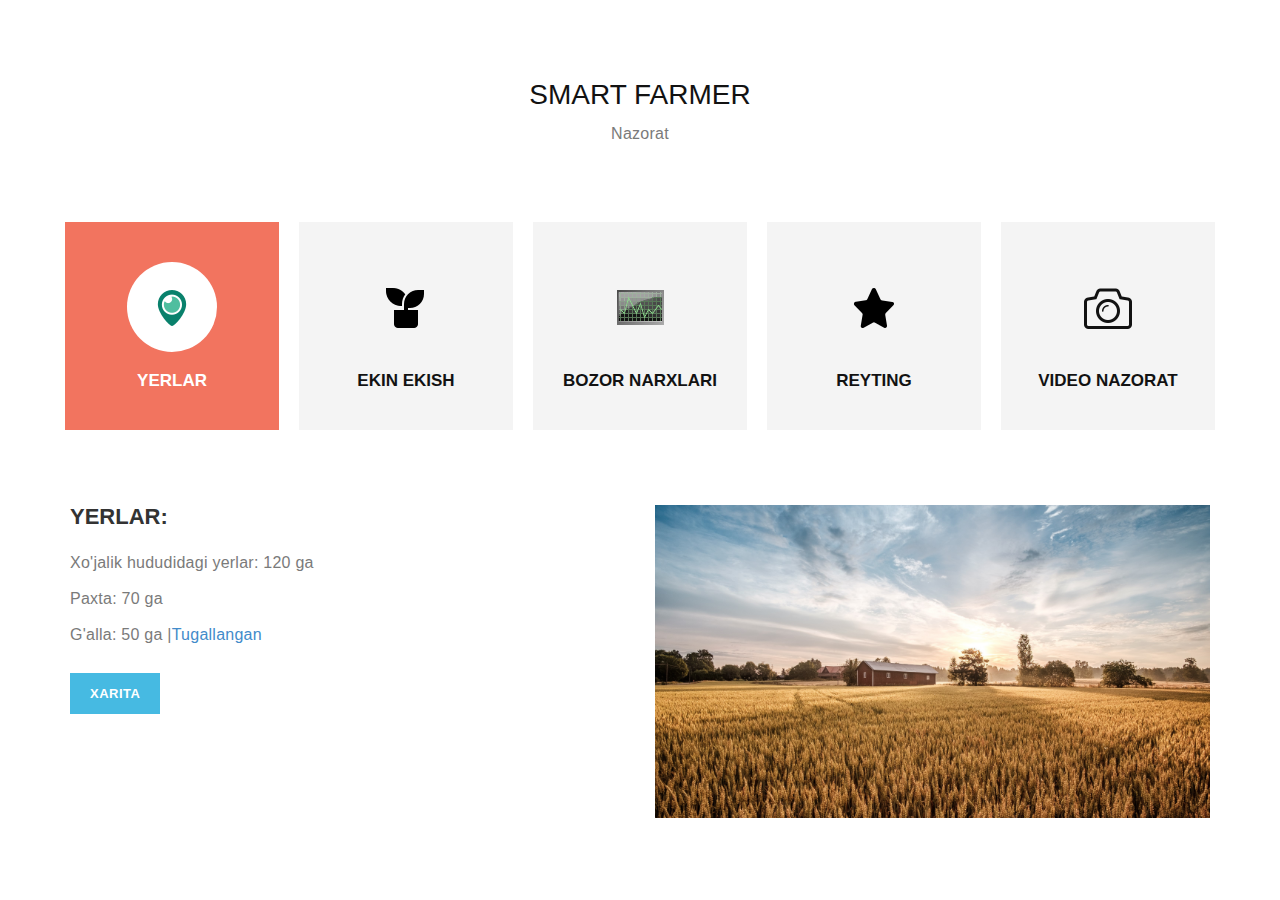
<file: asos.html>
<!DOCTYPE html>
<!--[if lt IE 7]>      <html class="no-js lt-ie9 lt-ie8 lt-ie7"> <![endif]-->
<!--[if IE 7]>         <html class="no-js lt-ie9 lt-ie8"> <![endif]-->
<!--[if IE 8]>         <html class="no-js lt-ie9"> <![endif]-->
<!--[if gt IE 8]><!--> <html class="no-js"> <!--<![endif]-->
    <head>
        <meta charset="utf-8">
        <title>Smart farmer</title>
    	<meta name="description" content="">
        <meta name="viewport" content="width=device-width, initial-scale=1">
<!-- 

-->
        <link href='http://fonts.googleapis.com/css?family=Open+Sans:400,300,600,700,800' rel='stylesheet' type='text/css'>
        
        <link rel="stylesheet" href="qoshimcha/css/bootstrap.min.css">
        <link rel="stylesheet" href="qoshimcha/css/font-awesome.css">
        <link rel="stylesheet" href="qoshimcha/css/animate.css">
        <link rel="stylesheet" href="qoshimcha/css/templatemo_misc.css">
        <link rel="stylesheet" href="qoshimcha/css/templatemo_style.css">
        <link rel="stylesheet" href="qoshimcha/css/owl-carousel.css">

        <script src="qoshimcha/js/vendor/modernizr-2.6.1-respond-1.1.0.min.js"></script>
    </head>
    <body>
       


        <div class="second-tabs-content what-we-do">
            <div class="container">
                <div class="row">
                    <div class="col-md-12">
                        <div class="section-heading">
                            <h4>Smart Farmer</h4>
                            <p>Nazorat</p>
                        </div>
                    </div>
                </div>
                <div class="row">
                    <div class="wrapper">
                        <div class="col-md-12">
                            <div class="row">
                                <ul class="tabs clearfix" data-tabgroup="second-tab-group">
                                    <li class="col-md-15 col-sm-12 col-xs-12">
                                        <a href="#unique" class="active">
                                            <div class="list-item">
                                                <div class="icon">
                                                    <img src="images/yerlar.png" alt="">
                                                </div>
                                                <h4>Yerlar</h4>
                                            </div>
                                        </a>
                                    </li>
                                    <li class="col-md-15 col-sm-12 col-xs-12">
                                        <a href="#theme">
                                            <div class="list-item">
                                                <div class="icon">
                                                    <img src="images/ekkin.png" alt="">
                                                </div>
                                                <h4>Ekin ekish</h4>
                                            </div>
                                        </a>
                                    </li>
                                    <li class="col-md-15 col-sm-12 col-xs-12">
                                        <a href="#translation">
                                            <div class="list-item">
                                                <div class="icon">
                                                    <img src="images/bozor.png" alt="">
                                                </div>
                                                <h4>Bozor narxlari</h4>
                                            </div>
                                        </a>
                                    </li>
                                    <li class="col-md-15 col-sm-12 col-xs-12">
                                        <a href="#event">
                                            <div class="list-item">
                                                <div class="icon">
                                                    <img src="images/retting.png" alt="">
                                                </div>
                                                <h4>Reyting</h4>
                                            </div>
                                        </a>
                                    </li>
                                    <li class="col-md-15 col-sm-12 col-xs-12">
                                        <a href="#photo">
                                            <div class="list-item">
                                                <div class="icon">
                                                    <img src="qoshimcha/img/fivth-list-icon.png" alt="">
                                                </div>
                                                <h4>Video nazorat</h4>
                                            </div>
                                        </a>
                                    </li>
                                </ul>
                            </div>
                        </div>
                        <div class="col-md-12">
                            <section id="second-tab-group" class="tabgroup">
                                <div id="unique">
                                    <div class="row">
                                        <div class="tab-content-services">
                                            <div class="col-md-6">
                                                <div class="left-text">
                                                    <h4>Yerlar:</h4>
                                                    <p>Xo'jalik hududidagi yerlar: 120 ga
                                                    </p>
                                                    <p> Paxta: 70 ga </p>
                                                    <p> G'alla: 50 ga |<a href="#contact-us">Tugallangan</a></p>
                                                    <div class="primary-button">
                                                        <a href="map.html">Xarita</a>
                                                    </div>
                                                </div>
                                            </div>
                                            <div class="col-md-6">
                                                <div class="right-image">
                                                    <img src="images/kabinet.jpg" alt="">
                                                </div>
                                            </div>
                                        </div>
                                    </div>
                                </div>
                                <div id="theme">
                                    <div class="row">
                                        <div class="tab-content-services">
                                            <div class="col-md-6">
                                                <div class="left-text">
                                                    <h4>Ekin ekish:</h4>
                                                    <p>Bu bolim orqali online bozordan ekin urug'larini buyurtma berish mumkin</p>
                                                    <div class="primary-button">
                                                        <a href="market.html">Buyurtma berish</a>
                                                    </div>
                                                </div>
                                            </div>
                                            <div class="col-md-6">
                                                <div class="right-image">
                                                    <img src="images/savzi.jpg" alt="">
                                                </div>
                                            </div>
                                        </div>
                                    </div>
                                </div>
                                <div id="translation">
                                    <div class="row">
                                        <div class="tab-content-services">
                                            <div class="col-md-6">
                                                <div class="left-text">
                                                    <h4>Bozor narxlari:</h4>
                                                    <p> Paxta : 6.99 Usd/lbs 
                                                        Yil boshidan beri 8.63% ga kamaydi
                                                    </p>

                                                    
                                                </div>
                                            </div>
                                            <div class="col-md-6">
                                                <div class="right-image">
                                                    <img src="images/birja.png" alt="">
                                                </div>
                                            </div>
                                        </div>
                                    </div>
                                </div>
                                <div id="event">
                                    <div class="row">
                                        <div class="tab-content-services">
                                            <div class="col-md-6">
                                                <div class="left-text">
                                                    <h4>Reyting:</h4>
                                                    <p> Reyting bo'yicha : 25</p>
                                                    <p> Haftada o'zgarish:2 ta | <a>Ko'tarilish</a> </p>
                                                    <div class="primary-button">
                                                        <a href="asos.html">Ko'proq</a>
                                                    </div>
                                                </div>
                                            </div>
                                            <div class="col-md-6">
                                                <div class="right-image">
                                                    <img src="images/rat.jpg" alt="">
                                                </div>
                                            </div>
                                        </div>
                                    </div>
                                </div>
                                <div id="photo">
                                    <div class="row">
                                        <div class="tab-content-services">
                                            <div class="col-md-6">
                                                <div class="left-text">
                                                    <h4>Video nazorat</h4>
                                                    <p>Video nazorat funksiyasi uchun kamera ulanmagan!</p>
                                                    <div class="primary-button">
                                                        <a href="asos.html">Ok</a>
                                                    </div>
                                                </div>
                                            </div>
                                            <div class="col-md-6">
                                                <div class="right-image">
                                                    <img src="images/Macbook-camera3.jpeg" alt="">
                                                </div>
                                            </div>
                                        </div>
                                    </div>
                                </div>
                            </section>
                        </div>
                    </div>
                </div>
            </div>
        </div>


        
        
        <script src="qoshimcha/js/vendor/jquery-1.11.0.min.js"></script>
        <script>window.jQuery || document.write('<script src="js/vendor/jquery-1.11.0.min.js"><\/script>')</script>
        <script src="qoshimcha/js/bootstrap.js"></script>
        <script src="qoshimcha/js/plugins.js"></script>
        <script src="qoshimcha/js/main.js"></script>

        <!-- Google Map -->
        <script src="https://maps.google.com/maps/api/js?sensor=true"></script>
        <script src="qoshimcha/js/vendor/jquery.gmap3.min.js"></script>

        <script type="text/javascript">
        $(document).ready(function() {
            
            // mobile nav toggle
            $('#nav-toggle').on('click', function (event) {
                event.preventDefault();
                $('#main-nav').toggleClass("open");
            });
        });
        </script>
        
    </body>
</html>
</file>
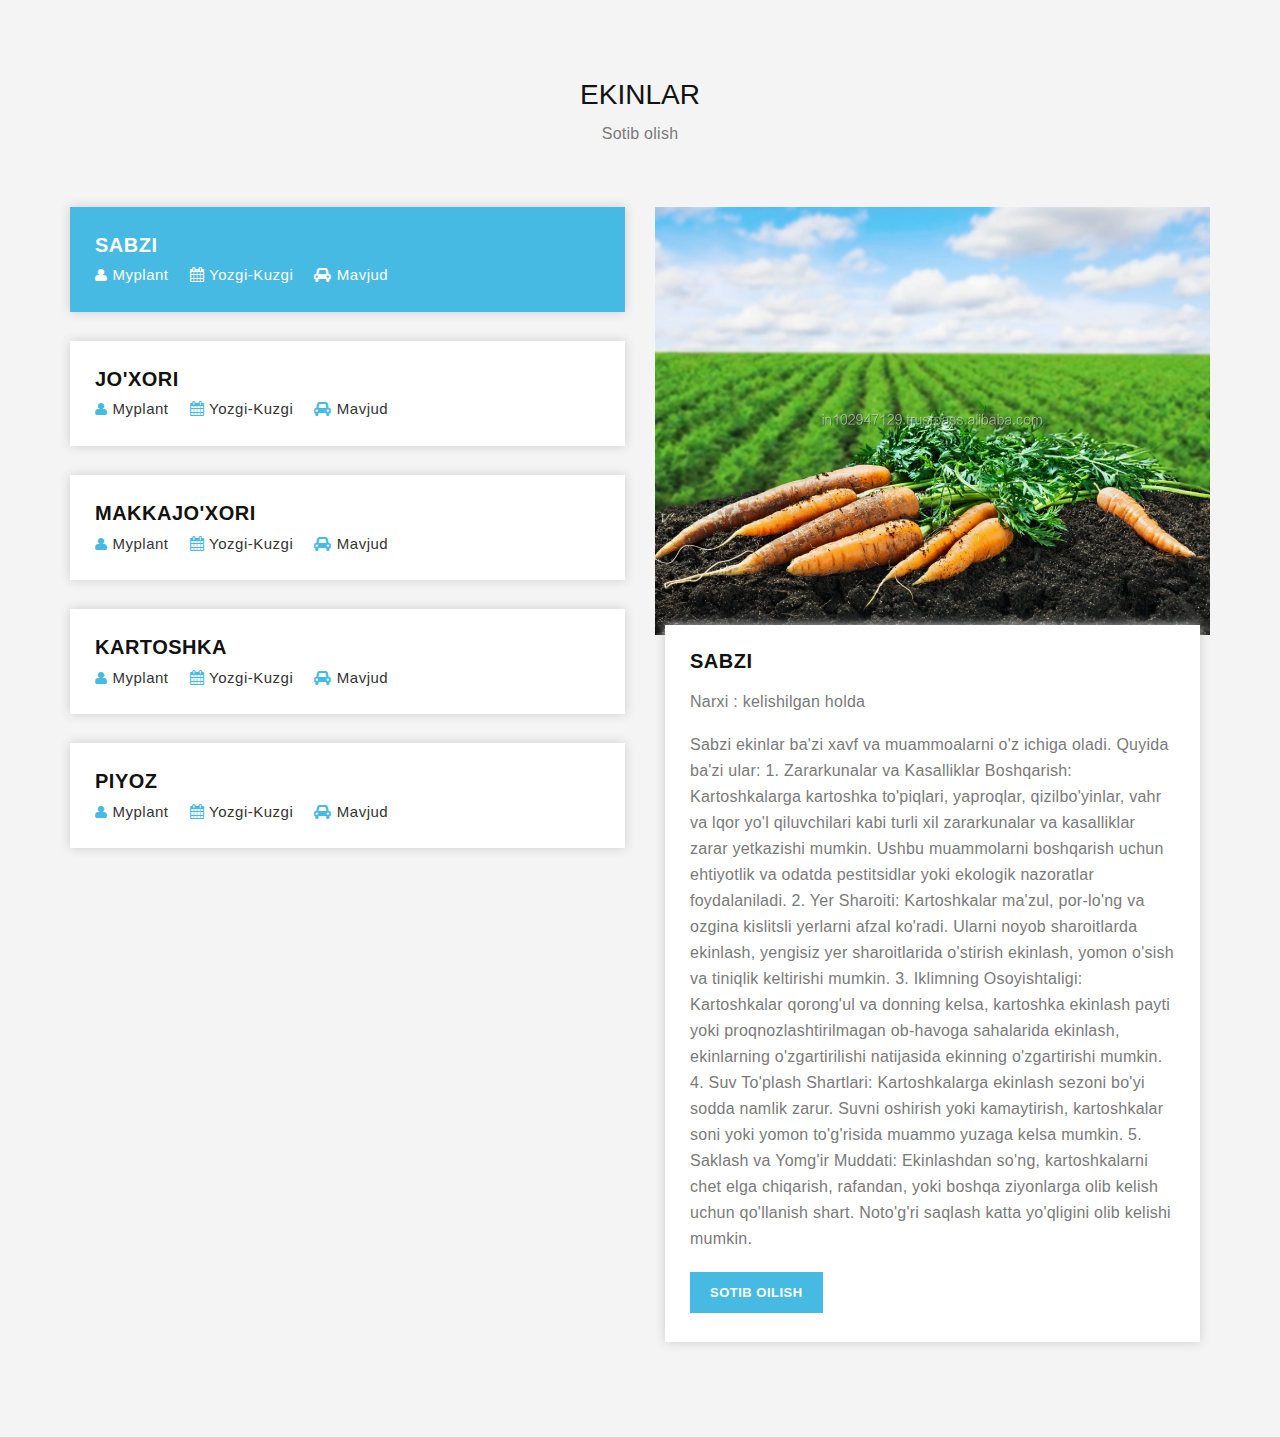
<file: market.html>
<!DOCTYPE html>
<!--[if lt IE 7]>      <html class="no-js lt-ie9 lt-ie8 lt-ie7"> <![endif]-->
<!--[if IE 7]>         <html class="no-js lt-ie9 lt-ie8"> <![endif]-->
<!--[if IE 8]>         <html class="no-js lt-ie9"> <![endif]-->
<!--[if gt IE 8]><!--> <html class="no-js"> <!--<![endif]-->
    <head>
        <meta charset="utf-8">
        <title>Smart Farmer</title>
    	<meta name="description" content="">
        <meta name="viewport" content="width=device-width, initial-scale=1">
<!-- 
Power Template 
https://templatemo.com/tm-508-power
-->
        <link href='http://fonts.googleapis.com/css?family=Open+Sans:400,300,600,700,800' rel='stylesheet' type='text/css'>
        
        <link rel="stylesheet" href="qoshimcha/css/bootstrap.min.css">
        <link rel="stylesheet" href="qoshimcha/css/font-awesome.css">
        <link rel="stylesheet" href="qoshimcha/css/animate.css">
        <link rel="stylesheet" href="qoshimcha/css/templatemo_misc.css">
        <link rel="stylesheet" href="qoshimcha/css/templatemo_style.css">
        <link rel="stylesheet" href="qoshimcha/css/owl-carousel.css">

        <script src="qoshimcha/js/vendor/modernizr-2.6.1-respond-1.1.0.min.js"></script>
    </head>
    <body>
       



        <section class="tabs-content" id="blog">
            <div class="container">
                <div class="row">
                    <div class="col-md-12">
                        <div class="section-heading">
                            <h4>Ekinlar</h4>
                            <p>Sotib olish</p>
                        </div>
                    </div>
                </div>
                <div class="row">
                    <div class="wrapper">
                        <div class="col-md-6">
                            <ul class="tabs clearfix" data-tabgroup="first-tab-group">
                                <li><a href="#tab1" class="active">
                                    Sabzi
                                    <ul class="info-post">
                                        <li><i class="fa fa-user"></i>Myplant</li>
                                        <li><i class="fa fa-calendar"></i>yozgi-kuzgi</li>
                                        <li><i class="fa fa-car"></i>Mavjud</li>
                                    </ul>
                                </a></li>
                                <li><a href="#tab2">
                                    Jo'xori
                                    <ul class="info-post">
                                        <li><i class="fa fa-user"></i>Myplant</li>
                                        <li><i class="fa fa-calendar"></i>yozgi-kuzgi</li>
                                        <li><i class="fa fa-car"></i>Mavjud</li>
                                    </ul>
                                </a></li>
                                <li><a href="#tab3">
                                    Makkajo'xori
                                    <ul class="info-post">
                                        <li><i class="fa fa-user"></i>Myplant</li>
                                        <li><i class="fa fa-calendar"></i>yozgi-kuzgi</li>
                                        <li><i class="fa fa-car"></i>Mavjud</li>
                                    </ul>
                                </a></li>
                                <li><a href="#tab4">
                                    Kartoshka
                                    <ul class="info-post">
                                        <li><i class="fa fa-user"></i>Myplant</li>
                                        <li><i class="fa fa-calendar"></i>yozgi-kuzgi</li>
                                        <li><i class="fa fa-car"></i>Mavjud</li>
                                    </ul>
                                </a></li>
                                <li><a href="#tab5">
                                    Piyoz
                                    <ul class="info-post">
                                        <li><i class="fa fa-user"></i>Myplant</li>
                                        <li><i class="fa fa-calendar"></i>yozgi-kuzgi</li>
                                        <li><i class="fa fa-car"></i>Mavjud</li>
                                    </ul>
                                </a></li>
                            </ul>
                        </div>
                        <div class="col-md-6">
                            <div id="first-tab-group" class="tabgroup">
                                <div id="tab1">
                                    <img src="images/savzi.jpg" alt="">
                                    <div class="text-content">
                                        <h4>Sabzi</h4>
                                        <ul class="info-post">
                                 
                                        </ul>
                                        <p>Narxi : kelishilgan holda</p>
                                        <p>Sabzi ekinlar ba'zi xavf va muammoalarni o'z ichiga oladi. Quyida ba'zi ular:

                                            1. Zararkunalar va Kasalliklar Boshqarish: Kartoshkalarga kartoshka to'piqlari, yaproqlar, qizilbo'yinlar, vahr va lqor yo'l qiluvchilari kabi turli xil zararkunalar va kasalliklar zarar yetkazishi mumkin. Ushbu muammolarni boshqarish uchun ehtiyotlik va odatda pestitsidlar yoki ekologik nazoratlar foydalaniladi.
                                            
                                            2. Yer Sharoiti: Kartoshkalar ma'zul, por-lo'ng va ozgina kislitsli yerlarni afzal ko'radi. Ularni noyob sharoitlarda ekinlash, yengisiz yer sharoitlarida o'stirish ekinlash, yomon o'sish va tiniqlik keltirishi mumkin.
                                            
                                            3. Iklimning Osoyishtaligi: Kartoshkalar qorong'ul va donning kelsa, kartoshka ekinlash payti yoki proqnozlashtirilmagan ob-havoga sahalarida ekinlash, ekinlarning o'zgartirilishi natijasida ekinning o'zgartirishi mumkin.
                                            
                                            4. Suv To'plash Shartlari: Kartoshkalarga ekinlash sezoni bo'yi sodda namlik zarur. Suvni oshirish yoki kamaytirish, kartoshkalar soni yoki yomon to'g'risida muammo yuzaga kelsa mumkin.
                                            
                                            5. Saklash va Yomg'ir Muddati: Ekinlashdan so'ng, kartoshkalarni chet elga chiqarish, rafandan, yoki boshqa ziyonlarga olib kelish uchun qo'llanish shart. Noto'g'ri saqlash katta yo'qligini olib kelishi mumkin.
                                            </p>                                        <div class="primary-button"><a href="index.html">Sotib oilish</a></div>
                                    </div>
                                </div>
                                <div id="tab2">
                                    <img src="images/joxori.jpg" alt="">
                                    <div class="text-content">
                                        <h4>Jo'xori</h4>
                                        <ul class="info-post">
                                            
                                        </ul>
                                        <p>Narxi : kelishilgan holda</p>
                                        <p>Jo'xori ekinlar ba'zi xavf va muammoalarni o'z ichiga oladi. Quyida ba'zi ular:

                                            1. Yer Sharoiti: Jo'xori  ma'zul, por-lo'ng va ozgina kislitsli yerlarni afzal ko'radi. Ularni noyob sharoitlarda ekinlash, yengisiz yer sharoitlarida o'stirish ekinlash, yomon o'sish va tiniqlik keltirishi mumkin.
                                            
                                            3. Iklimning Osoyishtaligi: Jo'xori  qorong'ul va donning kelsa, Jo'xori  ekinlash payti yoki proqnozlashtirilmagan ob-havoga sahalarida ekinlash, ekinlarning o'zgartirilishi natijasida ekinning o'zgartirishi mumkin.
                                            
                                            4. Suv To'plash Shartlari: Kartoshkalarga ekinlash sezoni bo'yi sodda namlik zarur. Suvni oshirish yoki kamaytirish, kartoshkalar soni yoki yomon to'g'risida muammo yuzaga kelsa mumkin.
                                            
                                            5. Saklash va Yomg'ir Muddati: Ekinlashdan so'ng, kartoshkalarni chet elga chiqarish, rafandan, yoki boshqa ziyonlarga olib kelish uchun qo'llanish shart. Noto'g'ri saqlash katta yo'qligini olib kelishi mumkin.
                                            </p>                                        <div class="primary-button"><a href="index.html">Sotib oilish</a></div>
                                    </div>
                                </div>
                                <div id="tab3">
                                    <img src="images/corn-7.jpg" alt="">
                                    <div class="text-content">
                                        <h4>Makkajo'xori</h4>
                                        <ul class="info-post">
                                          
                                        </ul>
                                        <p>Narxi : kelishilgan holda</p>
                                        <p>Makkajo'xori ekinlar ba'zi xavf va muammoalarni o'z ichiga oladi. Quyida ba'zi ular:

                                            1. Zararkunalar va Kasalliklar Boshqarish: Kartoshkalarga kartoshka to'piqlari, yaproqlar, qizilbo'yinlar, vahr va lqor yo'l qiluvchilari kabi turli xil zararkunalar va kasalliklar zarar yetkazishi mumkin. Ushbu muammolarni boshqarish uchun ehtiyotlik va odatda pestitsidlar yoki ekologik nazoratlar foydalaniladi.
                                            
                                            2. Yer Sharoiti: Kartoshkalar ma'zul, por-lo'ng va ozgina kislitsli yerlarni afzal ko'radi. Ularni noyob sharoitlarda ekinlash, yengisiz yer sharoitlarida o'stirish ekinlash, yomon o'sish va tiniqlik keltirishi mumkin.
                                            
                                            3. Iklimning Osoyishtaligi: Kartoshkalar qorong'ul va donning kelsa, kartoshka ekinlash payti yoki proqnozlashtirilmagan ob-havoga sahalarida ekinlash, ekinlarning o'zgartirilishi natijasida ekinning o'zgartirishi mumkin.
                                            
                                            4. Suv To'plash Shartlari: Kartoshkalarga ekinlash sezoni bo'yi sodda namlik zarur. Suvni oshirish yoki kamaytirish, kartoshkalar soni yoki yomon to'g'risida muammo yuzaga kelsa mumkin.
                                            
                                            5. Saklash va Yomg'ir Muddati: Ekinlashdan so'ng, kartoshkalarni chet elga chiqarish, rafandan, yoki boshqa ziyonlarga olib kelish uchun qo'llanish shart. Noto'g'ri saqlash katta yo'qligini olib kelishi mumkin.
                                            </p>                                        <div class="primary-button"><a href="index.html">Sotib oilish</a></div>
                                    </div>
                                </div>
                                <div id="tab4">
                                    <img src="images/kartoshka.jpg" alt="">
                                    <div class="text-content">
                                        <h4>Kartoshka</h4>
                                        <ul class="info-post">
                                           
                                            
                                        </ul>
                                        <p>Narxi : kelishilgan holda</p>
                                        <p>Kartoshkani ekinlar ba'zi xavf va muammoalarni o'z ichiga oladi. Quyida ba'zi ular:

                                            1. Zararkunalar va Kasalliklar Boshqarish: Kartoshkalarga kartoshka to'piqlari, yaproqlar, qizilbo'yinlar, vahr va lqor yo'l qiluvchilari kabi turli xil zararkunalar va kasalliklar zarar yetkazishi mumkin. Ushbu muammolarni boshqarish uchun ehtiyotlik va odatda pestitsidlar yoki ekologik nazoratlar foydalaniladi.
                                            
                                            2. Yer Sharoiti: Kartoshkalar ma'zul, por-lo'ng va ozgina kislitsli yerlarni afzal ko'radi. Ularni noyob sharoitlarda ekinlash, yengisiz yer sharoitlarida o'stirish ekinlash, yomon o'sish va tiniqlik keltirishi mumkin.
                                            
                                            3. Iklimning Osoyishtaligi: Kartoshkalar qorong'ul va donning kelsa, kartoshka ekinlash payti yoki proqnozlashtirilmagan ob-havoga sahalarida ekinlash, ekinlarning o'zgartirilishi natijasida ekinning o'zgartirishi mumkin.
                                            
                                            4. Suv To'plash Shartlari: Kartoshkalarga ekinlash sezoni bo'yi sodda namlik zarur. Suvni oshirish yoki kamaytirish, kartoshkalar soni yoki yomon to'g'risida muammo yuzaga kelsa mumkin.
                                            
                                            5. Saklash va Yomg'ir Muddati: Ekinlashdan so'ng, kartoshkalarni chet elga chiqarish, rafandan, yoki boshqa ziyonlarga olib kelish uchun qo'llanish shart. Noto'g'ri saqlash katta yo'qligini olib kelishi mumkin.
                                            </p>
                                        <div class="primary-button"><a href="index.html">Sotib oilish</a></div>
                                    </div>
                                </div>
                                <div id="tab5">
                                    <img src="images/orig.jfif" alt="">
                                    <div class="text-content">
                                        <h4>Piyoz</h4>
                                        <ul class="info-post">
                                            
                                        </ul>
                                        <p>Narxi : kelishilgan holda</p>
                                        <p>Piyoz ekinlar ba'zi xavf va muammoalarni o'z ichiga oladi. Quyida ba'zi ular:

                                            1. Zararkunalar va Kasalliklar Boshqarish: Kartoshkalarga kartoshka to'piqlari, yaproqlar, qizilbo'yinlar, vahr va lqor yo'l qiluvchilari kabi turli xil zararkunalar va kasalliklar zarar yetkazishi mumkin. Ushbu muammolarni boshqarish uchun ehtiyotlik va odatda pestitsidlar yoki ekologik nazoratlar foydalaniladi.
                                            
                                            2. Yer Sharoiti: Kartoshkalar ma'zul, por-lo'ng va ozgina kislitsli yerlarni afzal ko'radi. Ularni noyob sharoitlarda ekinlash, yengisiz yer sharoitlarida o'stirish ekinlash, yomon o'sish va tiniqlik keltirishi mumkin.
                                            
                                            3. Iklimning Osoyishtaligi: Kartoshkalar qorong'ul va donning kelsa, kartoshka ekinlash payti yoki proqnozlashtirilmagan ob-havoga sahalarida ekinlash, ekinlarning o'zgartirilishi natijasida ekinning o'zgartirishi mumkin.
                                            
                                            4. Suv To'plash Shartlari: Kartoshkalarga ekinlash sezoni bo'yi sodda namlik zarur. Suvni oshirish yoki kamaytirish, kartoshkalar soni yoki yomon to'g'risida muammo yuzaga kelsa mumkin.
                                            
                                            5. Saklash va Yomg'ir Muddati: Ekinlashdan so'ng, kartoshkalarni chet elga chiqarish, rafandan, yoki boshqa ziyonlarga olib kelish uchun qo'llanish shart. Noto'g'ri saqlash katta yo'qligini olib kelishi mumkin.
                                            </p>                                        <div class="primary-button"><a href="index.html">Sotib oilish</a></div>
                                    </div>
                                </div>
                            </div>
                        </div>
                    </div>
                </div>
            </div>
        </section>


        
        
        
        <script src="qoshimcha/js/vendor/jquery-1.11.0.min.js"></script>
        <script>window.jQuery || document.write('<script src="js/vendor/jquery-1.11.0.min.js"><\/script>')</script>
        <script src="qoshimcha/js/bootstrap.js"></script>
        <script src="qoshimcha/js/plugins.js"></script>
        <script src="qoshimcha/js/main.js"></script>

        <!-- Google Map -->
        <script src="https://maps.google.com/maps/api/js?sensor=true"></script>
        <script src="qoshimcha/js/vendor/jquery.gmap3.min.js"></script>

        <script type="text/javascript">
        $(document).ready(function() {
            
            // mobile nav toggle
            $('#nav-toggle').on('click', function (event) {
                event.preventDefault();
                $('#main-nav').toggleClass("open");
            });
        });
        </script>
        
    </body>
</html>
</file>
<file: qoshimcha/css/templatemo_style.css>
/*

Power Template

https://templatemo.com/tm-508-power

*/

* {
    margin: 0;
    padding: 0;
    font-family: 'Source Sans Pro', sans-serif;
    outline: none!important;
}

a {
  text-decoration: none!important;
}

body {
  overflow-x: hidden;
}

ul {
  list-style: none;
  margin: 0px;
}

p {
  font-size: 16px;
  line-height: 26px;
  letter-spacing: 0.25px;
  font-weight: 300;
}

.col-xs-15,
.col-sm-15,
.col-md-15,
.col-lg-15 {
    position: relative;
    min-height: 1px;
    padding-right: 10px;
    padding-left: 10px;
}

.col-xs-15 {
    width: 20%;
    float: left;
}

@media (min-width: 768px) {
.col-sm-15 {
        width: 20%;
        float: left;
    }
}

@media (min-width: 992px) {
    .col-md-15 {
        width: 20%;
        float: left;
    }
}

@media (min-width: 1200px) {
    .col-lg-15 {
        width: 20%;
        float: left;
    }
}

.primary-button a {
  padding: 13px 20px;
  letter-spacing: 0.5px;
  background-color: #46bae2;
  color: #fff;
  text-transform: uppercase;
  font-size: 13px;
  font-weight: 700;
  text-decoration: none;
}

.secondary-button a {
  padding: 13px 20px;
  letter-spacing: 0.5px;
  background-color: #f2745f;
  color: #fff;
  text-transform: uppercase;
  font-size: 13px;
  font-weight: 700;
  text-decoration: none;
}

.border-button a {
  padding: 13px 20px;
  letter-spacing: 0.5px;
  background-color: transparent;
  border: 1px solid #fff;
  color: #fff;
  text-transform: uppercase;
  font-size: 13px;
  font-weight: 700;
  text-decoration: none;
}


.section-heading {
  text-align: center;
  margin-top: 80px;
  margin-bottom: 60px;
}

.section-heading h4 {
  margin-top: 0px;
  font-size: 28px;
  text-transform: uppercase;
  font-weight: 300;
  color: #121212;
}

.section-heading p {
  color: #7a7a7a;
  padding: 0px 25%;
}

.navbar-inverse {
  background-color: #fff;
  border: none;
}

.navbar-inverse .navbar-nav>.active>a, .navbar-inverse .navbar-nav>.active>a:hover, .navbar-inverse .navbar-nav>.active>a:focus {
  background-color: #f2745f;
}

.main-header {
  position: fixed;
  width: 100%;
  height: 80px;
  margin: 0 auto;
  z-index: 1000;
  top: 30px;
  -webkit-transition: all 150ms ease-in-out;
  -moz-transition: all 150ms ease-in-out;
  transition: all 150ms ease-in-out;
}

.navbar {
  margin-bottom: 0px;
}

.navbar-header {
  float: none;
}

.scrolled {
  position: fixed;
  left: 0;
  top: 0;
  -webkit-transition: all 150ms ease-in-out;
  -moz-transition: all 150ms ease-in-out;
  transition: all 150ms ease-in-out;
}

#menu-wrapper {
  background-color: white;
  overflow: hidden;
  -moz-box-shadow: 1px 1px 3px 2px rgba(0, 0, 0, 0.07);
  -webkit-box-shadow: 1px 1px 3px 2px rgba(0, 0, 0, 0.07);
  box-shadow: 1px 1px 3px 2px rgba(0, 0, 0, 0.07);
}

.navbar-brand {
  font-family: 'Open Sans', sans-serif;
  font-size: 26px;
  line-height: 50px;
  font-weight: 900;
  text-transform: uppercase;
  color: #46bae2!important;
  transition: all 0.5s;
  margin-left: 30px;
}

.menu-first ul li {
  display: inline-block;
  margin: 0px;
}
.menu-first ul li:last-child {
  margin-right: 60px!important;
}
.menu-first {
  float: right;
  margin-left: 
}
.menu-first li a {
  color: #7a7a7a;
  font-size: 14px;
  font-weight: 300;
  text-transform: uppercase;
  text-shadow: none;
  display: inline-block;
  line-height: 80px;
  padding: 0px 20px;
  letter-spacing: 0.5px;
  transition: all 0.5s;
  outline: none;
}
.menu-first ul li.active a {
  color: #fff;
  background-color: #f2745f;
}

.navbar-inverse .navbar-nav>li>a:hover, .navbar-inverse .navbar-nav>li>a:focus {
  color: #7a7a7a;
}

.navbar-inverse .navbar-toggle {
  border-color: #f2745f;
  background-color: #f2745f;
  right: 15px;
}

.banner {
  background-image: url(../img/banner-bg.jpg);
  background-repeat: no-repeat;
  background-size: cover;
  background-position: center center;
}

.banner-content {
  text-align: center;
  padding: 280px 0px 200px 0px;
}

.banner-content h6 {
  font-size: 18px;
  color: #fff;
  font-weight: 700;
  text-transform: uppercase;
  letter-spacing: 2px;
  margin-bottom: 5px;
}

.banner-content h2 {
  font-size: 80px;
  font-weight: 700;
  text-transform: uppercase;
  color: #fff;
  letter-spacing: 2px;
  margin-top: 0px;
  margin-bottom: 30px;
}

.banner-content ul {
  padding: 0;
  margin: 0;
  list-style: none;
}

.banner-content ul li {
  display: inline-block;
  margin: 10px;
}


.intro {
  background-color: #46bae2;
  text-align: center;
  padding: 80px 0px;
}

.intro h4 {
  margin-top: 0px;
  font-size: 44px;
  font-weight: 300;
  color: #fff;
}

.intro h6 {
  margin-top: 15px;
  font-size: 17px;
  font-weight: 700;
  color: #fff;
  letter-spacing: 1px;
}

.intro .border-button {
  margin-top: 45px;
}



#about {
  padding: 0px;
  background-image: url(../img/services-bg.jpg);
  background-repeat: no-repeat;
  background-size: cover;
  background-position: center center;
  background-attachment: fixed;
}

#about .service-item {
  text-align: center;
  margin: 0px -15px;
  padding: 120px 45px;
}

#about .service-item h4 {
  margin-top: 45px;
  margin-bottom: 20px;
  font-size: 22px;
  font-weight: 700;
  color: #fff;
  text-transform: uppercase;
}

#about .service-item p {
  margin-bottom: 0px;
  color: #fff;
}

#about .first-service {
  background-color: rgba(242, 116, 95, 0.75);
}

#about .second-service {
  background-color: rgba(54, 62, 80, 0.75);
}

#about .third-service {
  background-color: rgba(70, 186, 226, 0.75);
}

#about .service-item .icon {
  width: 70px;
  height: 70px;
  display: inline-block;
  text-align: center;
  line-height: 74px;
  background-color: transparent;
}




.what-we-do {
  background-color: #fff;
  padding-bottom: 80px;
}

.what-we-do .tabs li a {
  text-decoration: none;
  color: #121212;
}

.what-we-do .tabs .active .list-item {
  background-color: #f2745f!important;
  color: #fff!important;
}

.what-we-do .tabs .active .list-item .icon {
  background-color: #fff;
}

.what-we-do .list-item {
  background-color: #f4f4f4;
  text-align: center;
  padding: 40px 0px;
  margin: 15px 0px;
  transition: all 0.5s;
}

.what-we-do .list-item .icon {
  width: 90px;
  height: 90px;
  border-radius: 50%;
  display: inline-block;
  text-align: center;
  line-height: 90px;
  background-color: transparent;
}

.what-we-do .list-item h4 {
  margin-top: 20px;
  margin-bottom: 0px;
  font-size: 17px;
  font-weight: 700;
  text-transform: uppercase;
}

.what-we-do .tab-content-services {
  margin-top: 60px;
}

.what-we-do .tab-content-services .right-image img {
  width: 100%;
  overflow: hidden;
}

.what-we-do .tab-content-services .left-text h4 {
  font-size: 22px;
  text-transform: uppercase;
  font-weight: 700;
  margin-top: 0px;
  margin-bottom: 20px;
}

.what-we-do .tab-content-services .left-text p {
  color: #7a7a7a;
}

.what-we-do .tab-content-services .left-text .primary-button {
  margin-top: 35px;
  margin-bottom: 50px;
}





#portfolio {
  text-align: center;
}

#portfolio .item {
  margin: 0px 5px;
}

.portfolio-section {
  background-color: #363e50;
  padding-bottom: 80px;
}

#portfolio .section-heading h4 {
  color: #fff;
}

#portfolio .section-heading p {
  color: #aaa;
}

#portfolio .portfolio-item img {
  max-width: 100%;
  overflow: hidden;
}

.owl-pagination {
  margin-top: 30px;
  opacity: 1;
  display: inline-block;
}

.owl-page span {
  display: block;
  width: 10px;
  height: 10px;
  margin: 0px 5px;
  filter: alpha(opacity=50);
  opacity: 0.5;
  -webkit-border-radius: 20px;
  -moz-border-radius: 20px;
  border-radius: 20px;
  background: #46bae2;
}



#blog {
  background-color: #f4f4f4;
}

#blog .section-heading {
  text-align: center;
}

.wrapper {
  text-align: left;
}

#blog .tabs {
  list-style: none;
  margin-top: 0px;
}

#blog .tabs li {
  display: block;
  text-align: left;
  margin-bottom: 29px;
}

#blog .tabs a {
  display:block;
  text-align: left;
  text-decoration:none;
  text-transform: uppercase;
  letter-spacing: 0.5px;
  color:#121212;
  font-size: 20px;
  font-weight: 700;
  padding: 24px 25px;
  background-color: #fff;
  transition: all 0.3s;
  box-shadow: 0px 0px 10px #cdcdcd;
}

#blog .tabs .active {
  background-color: #46bae2;
  color: #fff!important;
}
#blog .tabs .active .info-post li {
  color: #fff!important;
}
#blog .tabs .active .info-post li i {
  color: #fff!important;
}
#first-tab-group {
  margin-top: 0px;
  margin-bottom: 15px;
}
#first-tab-group img {
  width: 100%;
  overflow: hidden;
}
.tabgroup .text-content  {
  background-color: #fff;
  color: #fff;
  padding: 25px;
  text-align: left;
  margin-top: -10px;
  margin-left: 10px;
  margin-right: 10px;
  position: relative;
  box-shadow: 0px 0px 10px #cdcdcd;
}
.tabgroup .text-content h4 {
  font-size: 20px;
  font-weight: 700;
  text-transform: uppercase;
  letter-spacing: 0.5px;
  color: #121212;
  margin-top: 0px;
  margin-bottom: 15px;
}
.tabgroup .text-content span {
  font-size: 13px;
  color: #33c1cf;
}
.tabgroup .text-content a {
  font-size: 13px;
  color: #33c1cf;
  text-decoration: none;
}
.tabgroup .text-content p {
  margin-top: 17px;
  color: #7a7a7a;
}

.tabgroup .text-content .primary-button {
  margin-bottom: 15px;
  margin-top: 30px;
}

.tabgroup .text-content .primary-button a {
  color: #fff;
}

.clearfix:after {
  content:"";
  display:table;
  clear:both;
}

#blog {
  padding-bottom: 80px;
}

#blog .info-post li {
  display: inline;
  margin-right: 15px;
}

#blog .info-post li {
  color: #343434;
  font-size: 15px;
  font-weight: 300;
  text-transform: capitalize;
}

#blog .info-post li i {
  color: #46bae2;
  margin-right: 5px;
}




#contact-us {
  background-color: #fff;
  text-align: left;
  padding-bottom: 100px;
}

#contact-us .section-heading {
  color: #121212;
}


#contact-us .pop-button {
  margin-top: 30px;
}

#contact input {
  border-radius: 0px;
  padding-left: 15px;
  font-size: 15px;
  font-weight: 300;
  color: #7a7a7a;
  background-color: rgba(0, 0, 0, 0.03);
  outline: none;
  border: none;
  box-shadow: none;
  line-height: 50px;
  height: 50px;
  width: 100%;
  margin-bottom: 30px;
}

#contact textarea {
  border-radius: 0px;
  padding-left: 15px;
  padding-top: 10px;
  font-size: 15px;
  font-weight: 300;
  color: #232323;
  background-color: rgba(0, 0, 0, 0.03);
  outline: none;
  border: none;
  box-shadow: none;
  height: 165px;
  max-height: 220px;
  width: 100%;
  max-width: 100%;
  margin-bottom: 25px;
}

#contact button {
    padding: 13px 20px;
  letter-spacing: 0.5px;
  background-color: #46bae2;
  color: #fff;
  text-transform: uppercase;
  font-size: 13px;
  font-weight: 700;
  text-decoration: none;
  border-radius: 0px;
}



footer {
  background-color: #363e50;
  padding: 0px 0px;
}

footer p {
  font-size: 14px;
  text-transform: uppercase;
  color: #fff;
  margin-bottom: 0px;
  padding: 75px 0px;
}

footer a {
  color: #9CF;
}

footer a:hover {
  color: #FC6;
}

footer .social-icons {
  text-align: center;
  padding: 77px 0px;
  margin: 0px;
}

footer .social-icons li {
  display: inline;
  margin: 0px 10px;
}

footer .social-icons a {
  color: #a3afc9;
  font-size: 14px;
  text-transform: uppercase;
  font-weight: 700;
  text-decoration: none;
  letter-spacing: 0.3px;
  transition: all 0.5s;
}

footer .social-icons a:hover {
  color: #46bae2;
}

footer .back-to-top a {
  text-align: center;
  background-color: #46bae2;
  display: inline-block;
  width: 100%;
  padding: 60px 0px;
  color: #fff;
  font-size: 15px;
  text-transform: uppercase;
  font-weight: 700;
  text-decoration: none;
  letter-spacing: 1px;
}

footer .back-to-top i {
  display: block;
  font-size: 36px;
}



/* RESPONSIVE */

@media (max-width: 991px){
  footer {
    text-align: center;
  }

  footer p {
    padding: 30px 0px 0px 0px;
  }
  footer .social-icons {
    padding: 30px 0px 30px 0px;
  }

  footer .back-to-top a {
    padding: 30px 0px;
  }

}

@media (max-width: 767px){

  .navbar-brand {
    float: none;
  }
  
  .menu-first {
    margin: 0px;
    padding: 0px;
    width: 100%;
    text-align: center;
    float: none;
  }

  .menu-first li:first-child {
    border-top: 1px solid #eee;
  }

  .menu-first li {
    border-bottom: 1px solid #eee;
  }

  .menu-first li:last-child {
    border-bottom: none;
  }

  .menu-first li a {
    width: 100%;
    line-height: 50px;
  }

  .navbar-inverse .navbar-collapse, .navbar-inverse .navbar-form {
    border-color: transparent;
  }

  .navbar-inverse .navbar-toggle:hover, .navbar-inverse .navbar-toggle:focus {
    background-color: #f2745f;
  }
  

}

@media (max-width: 385px){

  

}



/* LIGHT BOX */

.slbOverlay, .slbWrapOuter, .slbWrap {

    position: fixed; top: 0; right: 0; bottom: 0; left: 0;

}

.slbOverlay {

    overflow: hidden; z-index: 2000; background-color: #000; opacity: 0.7; filter: alpha(opacity=70);
    @include animation(slbOverlay 0.5s);

}

.slbWrapOuter {

    overflow-x: hidden; overflow-y: auto; z-index: 2010;

}

.slbWrap {

    position: absolute; text-align: center;

    &:before {

        content: ""; display: inline-block; height: 100%; vertical-align: middle;

    }

}

.slbContentOuter {

    position: relative; display: inline-block; vertical-align: middle; margin: 0px auto; padding: 0 1em; box-sizing: border-box; z-index: 2020; text-align: left;
    max-width: 100%;

    .slbContentEl & {

        padding: 5em 1em;

    }

}

.slbContent {

    position: relative;

    .slbContentEl & {

        @include animation(slbEnter 0.3s); background-color: #fff; box-shadow: 0 0.2em 1em rgba(#000, 0.4);

    }

}

.slbImageWrap {

    @include animation(slbEnter 0.3s);
    position: relative;

    &:after {

        content: ""; position: absolute; left: 0; right: 0; top: 5em; bottom: 5em; display: block; z-index: -1;
        box-shadow: 0 0.2em 1em rgba(#000, 0.6); background-color: #FFF;

    }

}

.slbImage {

    width: auto; max-width: 100%; height: auto; display: block; line-height: 0; box-sizing: border-box; padding: 5em 0; margin: 0 auto;

}

.slbCaption {

    @include ellipsis;
    font-size: 1.4em; position: absolute; left: 0; right: 0; bottom: 0; padding: em(10,14) 0;
    color: #fff; color: rgba(#fff, 0.7); text-align: center;

}

.slbCloseBtn, .slbArrow {

    margin:0; padding: 0; border: 0; cursor: pointer; background: none;
    &::-moz-focus-inner { padding: 0; border: 0; }

    &:hover { opacity: 0.5; }
    &:active { opacity: 0.8; }

}

.slbCloseBtn {

  font-size: 36px;

    $size: 50; $iconSize: 30;

    @include animation(slbEnter 0.3s);

    font-size: em($iconSize,10); width: em($size,$iconSize); height: em($size,$iconSize); line-height: em($size,$iconSize);
    position: absolute; right: em(-10,$iconSize); top: 0;
    color: #fff; color: rgba(#fff, 0.7); text-align: center;

    .slbLoading & {

        display: none;

    }

}

.slbLoadingText {

    font-size: 1.4em; color: #fff; color: rgba(#fff,0.9);

}

.slbArrows {

    position: fixed; top: 50%; left: 0; right: 0;

    .slbLoading & {

        display: none;

    }

}

.slbArrow {

    $size: 50; $iconSize: 8;

    position: absolute; top: 50%; margin-top: em(-1*$size,10); width: em($size,10); height: em($size*2,10);
    opacity: 0.7; text-indent: -999em; overflow: hidden;

    &:before {

        content: ""; position: absolute; top: 50%; left: 50%; margin: em(-$iconSize,10) 0 0 em(-$iconSize,10); border: em($iconSize,10) solid transparent;

    }

    &.next {

        right: 0; &:before { border-left-color: #fff; }

    }

    &.prev {

        left: 0; &:before { border-right-color: #fff;}

    }

}

.slbIframeCont {

    width: 80em; height: 0; overflow: hidden; padding-top: 56.25%; margin: 5em 0;

}

.slbIframe {

    position: absolute; top: 0; left: 0; width: 100%; height: 100%;
    box-shadow: 0 0.2em 1em rgba(#000, 0.6); background: #000;

}

@include keyframes(slbOverlay) {
    from { opacity: 0; }
    to { opacity: 0.7; }
}

@include keyframes(slbEnter) {
    from { opacity: 0; @include transform(translate3d(0, -1em, 0)); }
    to { opacity: 1; @include transform(translate3d(0, 0, 0)); }
}
</file>
<file: qoshimcha/css/owl-carousel.css>
/* 
 *  Core Owl Carousel CSS File
 *  v1.3.3
 */

/* clearfix */
.owl-carousel .owl-wrapper:after {
  content: ".";
  display: block;
  clear: both;
  visibility: hidden;
  line-height: 0;
  height: 0;
}
/* display none until init */
.owl-carousel{
  display: none;
  position: relative;
  width: 100%;
  -ms-touch-action: pan-y;
}
.owl-carousel .owl-wrapper{
  display: none;
  position: relative;
  -webkit-transform: translate3d(0px, 0px, 0px);
}
.owl-carousel .owl-wrapper-outer{
  overflow: hidden;
  position: relative;
  width: 100%;
}
.owl-carousel .owl-wrapper-outer.autoHeight{
  -webkit-transition: height 500ms ease-in-out;
  -moz-transition: height 500ms ease-in-out;
  -ms-transition: height 500ms ease-in-out;
  -o-transition: height 500ms ease-in-out;
  transition: height 500ms ease-in-out;
}
  
.owl-carousel .owl-item{
  float: left;
}

.owl-controls {
  @media (max-width: @screen-sm-max) {
    top: -120px;
  }
  top: -200px;
  width: 100%;
  text-align: center;
  display: inline-block;
}

.owl-controls a {
  color: #336699;
}

.owl-controls a:hover {
  color: #336699;
}

.owl-controls .bg-prev {
  position: absolute;
  z-index: 1;
  width: 50px;
  height: 50px;
  z-index:10; 
  background:#fff; 
  border: 1px solid #336699;
  -webkit-transform: rotate(45deg);
  -moz-transform: rotate(45deg);
  -ms-transform: rotate(45deg);
  -o-transform: rotate(45deg);
  transform: rotate(45deg);
}

.owl-controls .bg-prev:before{
  content:""; 
  display:block; 
  position:absolute; 
  z-index:-1; 
  top:3px; 
  left:3px; 
  right:3px; 
  bottom:3px; 
  border:2px solid #336699
}

.owl-controls .prev {
  left: 15px;
  z-index: 11;
  position: absolute; 
  width: 50px;
  height: 50px;
  line-height: 32px;
}

.owl-controls .prev.active {
  background-image: none;
  outline: 0;
  -webkit-box-shadow: none;
          box-shadow: none;
}

.owl-controls .prev:active {
  background-image: none;
  outline: 0;
  -webkit-box-shadow: none;
          box-shadow: none;
}

.owl-controls .bg-next {
  position: absolute;
  float: right;
  z-index: 1;
  width: 50px;
  height: 50px;
  position:relative; 
  z-index:10; 
  background:#fff; 
  border: 1px solid #336699;
  -webkit-transform: rotate(45deg);
  -moz-transform: rotate(45deg);
  -ms-transform: rotate(45deg);
  -o-transform: rotate(45deg);
  transform: rotate(45deg);
}

.owl-controls .bg-next:before{
  content:""; 
  display:block; 
  position:absolute; 
  z-index:-1; 
  top:3px; 
  left:3px; 
  right:3px; 
  bottom:3px; 
  border:2px solid #336699
}

.owl-controls .next {
  right: 15px;
  z-index: 11;
  position: absolute; 
  width: 50px;
  height: 50px;
  line-height: 32px;
}

.owl-controls .next.active {
  background-image: none;
  outline: 0;
  -webkit-box-shadow: none;
          box-shadow: none;
}

.owl-controls .next:active {
  background-image: none;
  outline: 0;
  -webkit-box-shadow: none;
          box-shadow: none;
}


.owl-theme .owl-controls .owl-page{
  cursor: pointer;
  display: inline-block;
  zoom: 1;
  *display: inline;/*IE7 life-saver */
}
.owl-theme .owl-controls .owl-page a{
  display: block;
  width: 12px;
  height: 12px;
  margin: 0px 5px;
  filter: Alpha(Opacity=50);/*IE7 fix*/
  opacity: 0.5;
  -webkit-border-radius: 20px;
  -moz-border-radius: 20px;
  border-radius: 20px;
  background: transparent;
  border: 2px solid #888;
}

.owl-theme .owl-controls .owl-page.active span,
.owl-theme .owl-controls.clickable .owl-page:hover span{
  filter: Alpha(Opacity=100);/*IE7 fix*/
  opacity: 1;
  display: inline-block;
}
.owl-controls {
  -webkit-user-select: none;
  -khtml-user-select: none;
  -moz-user-select: none;
  -ms-user-select: none;
  user-select: none;
  -webkit-tap-highlight-color: rgba(0, 0, 0, 0);
}

/* fix */
.owl-carousel  .owl-wrapper,
.owl-carousel  .owl-item{
  -webkit-backface-visibility: hidden;
  -moz-backface-visibility:    hidden;
  -ms-backface-visibility:     hidden;
  -webkit-transform: translate3d(0,0,0);
  -moz-transform: translate3d(0,0,0);
  -ms-transform: translate3d(0,0,0);
}
</file>
<file: qoshimcha/css/templatemo_misc.css>
/*
 * jQuery FlexSlider v2.2.0
 * http://www.woothemes.com/flexslider/
 *
 * Copyright 2012 WooThemes
 * Free to use under the GPLv2 license.
 * http://www.gnu.org/licenses/gpl-2.0.html
 *
 * Contributing author: Tyler Smith (@mbmufffin)
 */
/* Browser Resets
*********************************/
.flex-container a:active,
.flexslider a:active,
.flex-container a:focus,
.flexslider a:focus {
  outline: none;
}

.slides,
.flex-control-nav,
.flex-direction-nav {
  margin: 0;
  padding: 0;
  list-style: none;
}

/* Icon Fonts
*********************************/
/* Font-face Icons */
@font-face {
  font-family: 'flexslider-icon';
  src: url("../fonts/flexslider-icon.eot");
  src: url("../fonts/flexslider-icon.eot?#iefix") format("embedded-opentype"), url("../fonts/flexslider-icon.woff") format("woff"), url("../fonts/flexslider-icon.ttf") format("truetype"), url("../fonts/flexslider-icon.svg#flexslider-icon") format("svg");
  font-weight: normal;
  font-style: normal;
}
/* FlexSlider Necessary Styles
*********************************/
.flexslider {
  margin: 0;
  padding: 0;
}

.flexslider .slides > li {
  display: none;
  -webkit-backface-visibility: hidden;
}

/* Hide the slides before the JS is loaded. Avoids image jumping */
.flexslider .slides img {
  width: 100%;
  display: block;
}

.flex-pauseplay span {
  text-transform: capitalize;
}

/* Clearfix for the .slides element */
.slides:after {
  content: "\0020";
  display: block;
  clear: both;
  visibility: hidden;
  line-height: 0;
  height: 0;
}

html[xmlns] .slides {
  display: block;
}

* html .slides {
  height: 1%;
}

/* No JavaScript Fallback */
/* If you are not using another script, such as Modernizr, make sure you
 * include js that eliminates this class on page load */
.no-js .slides > li:first-child {
  display: block;
}

/* FlexSlider Default Theme
*********************************/
.flexslider {
  margin: 0 0;
  background: #eee;
  position: relative;
  zoom: 1;
}

.flex-viewport {
  max-height: 2000px;
  -webkit-transition: all 1s ease;
  -moz-transition: all 1s ease;
  -o-transition: all 1s ease;
  transition: all 1s ease;
}

.loading .flex-viewport {
  max-height: 300px;
}

.flexslider .slides {
  zoom: 1;
}

.carousel li {
  margin-right: 5px;
}

/* Direction Nav */
.flex-direction-nav {
  *height: 0;
}

.flex-direction-nav a {
  display: block;
  width: 40px;
  height: 40px;
  margin: -20px 0 0;
  position: absolute;
  top: 50%;
  z-index: 10;
  overflow: hidden;
  opacity: 0;
  cursor: pointer;
  color: rgba(0, 0, 0, 0.8);
  text-shadow: 1px 1px 0 rgba(255, 255, 255, 0.3);
  -webkit-transition: all .3s ease;
  -moz-transition: all .3s ease;
  transition: all .3s ease;
}

.flex-direction-nav .flex-prev {
  left: -50px;
}

.flex-direction-nav .flex-next {
  right: -50px;
  text-align: right;
}

.flexslider:hover .flex-prev {
  opacity: 0.7;
  left: 10px;
}

.flexslider:hover .flex-next {
  opacity: 0.7;
  right: 10px;
}

.flexslider:hover .flex-next:hover, .flexslider:hover .flex-prev:hover {
  opacity: 1;
}

.flex-direction-nav .flex-disabled {
  opacity: 0 !important;
  filter: alpha(opacity=0);
  cursor: default;
}

.flex-direction-nav a:before {
  font-family: "flexslider-icon";
  font-size: 40px;
  display: inline-block;
  content: '\f001';
}

.flex-direction-nav a.flex-next:before {
  content: '\f002';
}

/* Pause/Play */
.flex-pauseplay a {
  display: block;
  width: 20px;
  height: 20px;
  position: absolute;
  bottom: 5px;
  left: 10px;
  opacity: 0.8;
  z-index: 10;
  overflow: hidden;
  cursor: pointer;
  color: #000;
}

.flex-pauseplay a:before {
  font-family: "flexslider-icon";
  font-size: 20px;
  display: inline-block;
  content: '\f004';
}

.flex-pauseplay a:hover {
  opacity: 1;
}

.flex-pauseplay a.flex-play:before {
  content: '\f003';
}

/* Control Nav */
.flex-control-nav {
  width: 100%;
  position: absolute;
  bottom: -40px;
  text-align: center;
}

.flex-control-nav li {
  margin: 0 6px;
  display: inline-block;
  zoom: 1;
  *display: inline;
}

.flex-control-paging li a {
  width: 11px;
  height: 11px;
  display: block;
  background: #666;
  background: rgba(0, 0, 0, 0.5);
  cursor: pointer;
  text-indent: -9999px;
  -webkit-border-radius: 20px;
  -moz-border-radius: 20px;
  -o-border-radius: 20px;
  border-radius: 20px;
  -webkit-box-shadow: inset 0 0 3px rgba(0, 0, 0, 0.3);
  -moz-box-shadow: inset 0 0 3px rgba(0, 0, 0, 0.3);
  -o-box-shadow: inset 0 0 3px rgba(0, 0, 0, 0.3);
  box-shadow: inset 0 0 3px rgba(0, 0, 0, 0.3);
}

.flex-control-paging li a:hover {
  background: #333;
  background: rgba(0, 0, 0, 0.7);
}

.flex-control-paging li a.flex-active {
  background: #000;
  background: rgba(0, 0, 0, 0.9);
  cursor: default;
}

.flex-control-thumbs {
  margin: 5px 0 0;
  position: static;
  overflow: hidden;
}

.flex-control-thumbs li {
  width: 25%;
  float: left;
  margin: 0;
}

.flex-control-thumbs img {
  width: 100%;
  display: block;
  opacity: .7;
  cursor: pointer;
}

.flex-control-thumbs img:hover {
  opacity: 1;
}

.flex-control-thumbs .flex-active {
  opacity: 1;
  cursor: default;
}

@media screen and (max-width: 860px) {
  .flex-direction-nav .flex-prev {
    opacity: 1;
    left: 10px;
  }

  .flex-direction-nav .flex-next {
    opacity: 1;
    right: 10px;
  }
}
#lightbox {
  cursor: pointer;
  position: fixed;
  width: 100%;
  height: 100%;
  top: 0;
  left: 0;
  background: black;
  /* IE Fallback (Solid Colour) */
  background: url([data-uri]);
  background: rgba(0, 0, 0, 0.7);
  -webkit-filter: none !important;
}

#lightbox img {
  display: block;
  position: absolute;
  border: 5px solid #fff;
  box-shadow: 0 0 20px #000;
  border-radius: 1px;
}

body.blurred > * {
  -webkit-filter: blur(2px);
  -webkit-transform: translate3d(0, 0, 0);
}

.lightbox-loading {
  background: url(../images/loading.gif) center center no-repeat;
  width: 31px;
  height: 31px;
  margin: -16px 0 0 -16px;
  position: absolute;
  top: 48%;
  left: 50%;
}

.lightbox-caption {
  display: none;
  position: absolute;
  left: 0;
  bottom: 0;
  width: 100%;
  text-align: center;
  z-index: 1000;
  background: #000;
  background: rgba(0, 0, 0, 0.7);
}

.lightbox-caption p {
  margin: 0 auto;
  max-width: 70%;
  display: inline-block;
  *display: inline;
  *zoom: 1;
  padding: 10px;
  color: #fff;
  font-size: 12px;
  line-height: 18px;
}

.lightbox-button {
  position: absolute;
  z-index: 9999;
  background: no-repeat center center;
  width: 32px;
  height: 32px;
  opacity: 0.4;
  -webkit-transition: all 0.3s;
  -moz-transition: all 0.3s;
  -ms-transition: all 0.3s;
  transition: all 0.3s;
}

.lightbox-button:hover,
.lightbox-button:focus {
  opacity: 1;
  -webkit-transform: scale(1.4);
  -moz-transform: scale(1.4);
  -ms-transform: scale(1.4);
  transform: scale(1.4);
}

.lightbox-close {
  right: 10px;
  top: 10px;
  background-image: url("../images/close.png");
}

.lightbox-next {
  right: 10px;
  top: 48%;
  background-image: url("../images/next.png");
}

.lightbox-previous {
  left: 10px;
  top: 48%;
  background-image: url("../images/previous.png");
}
</file>
